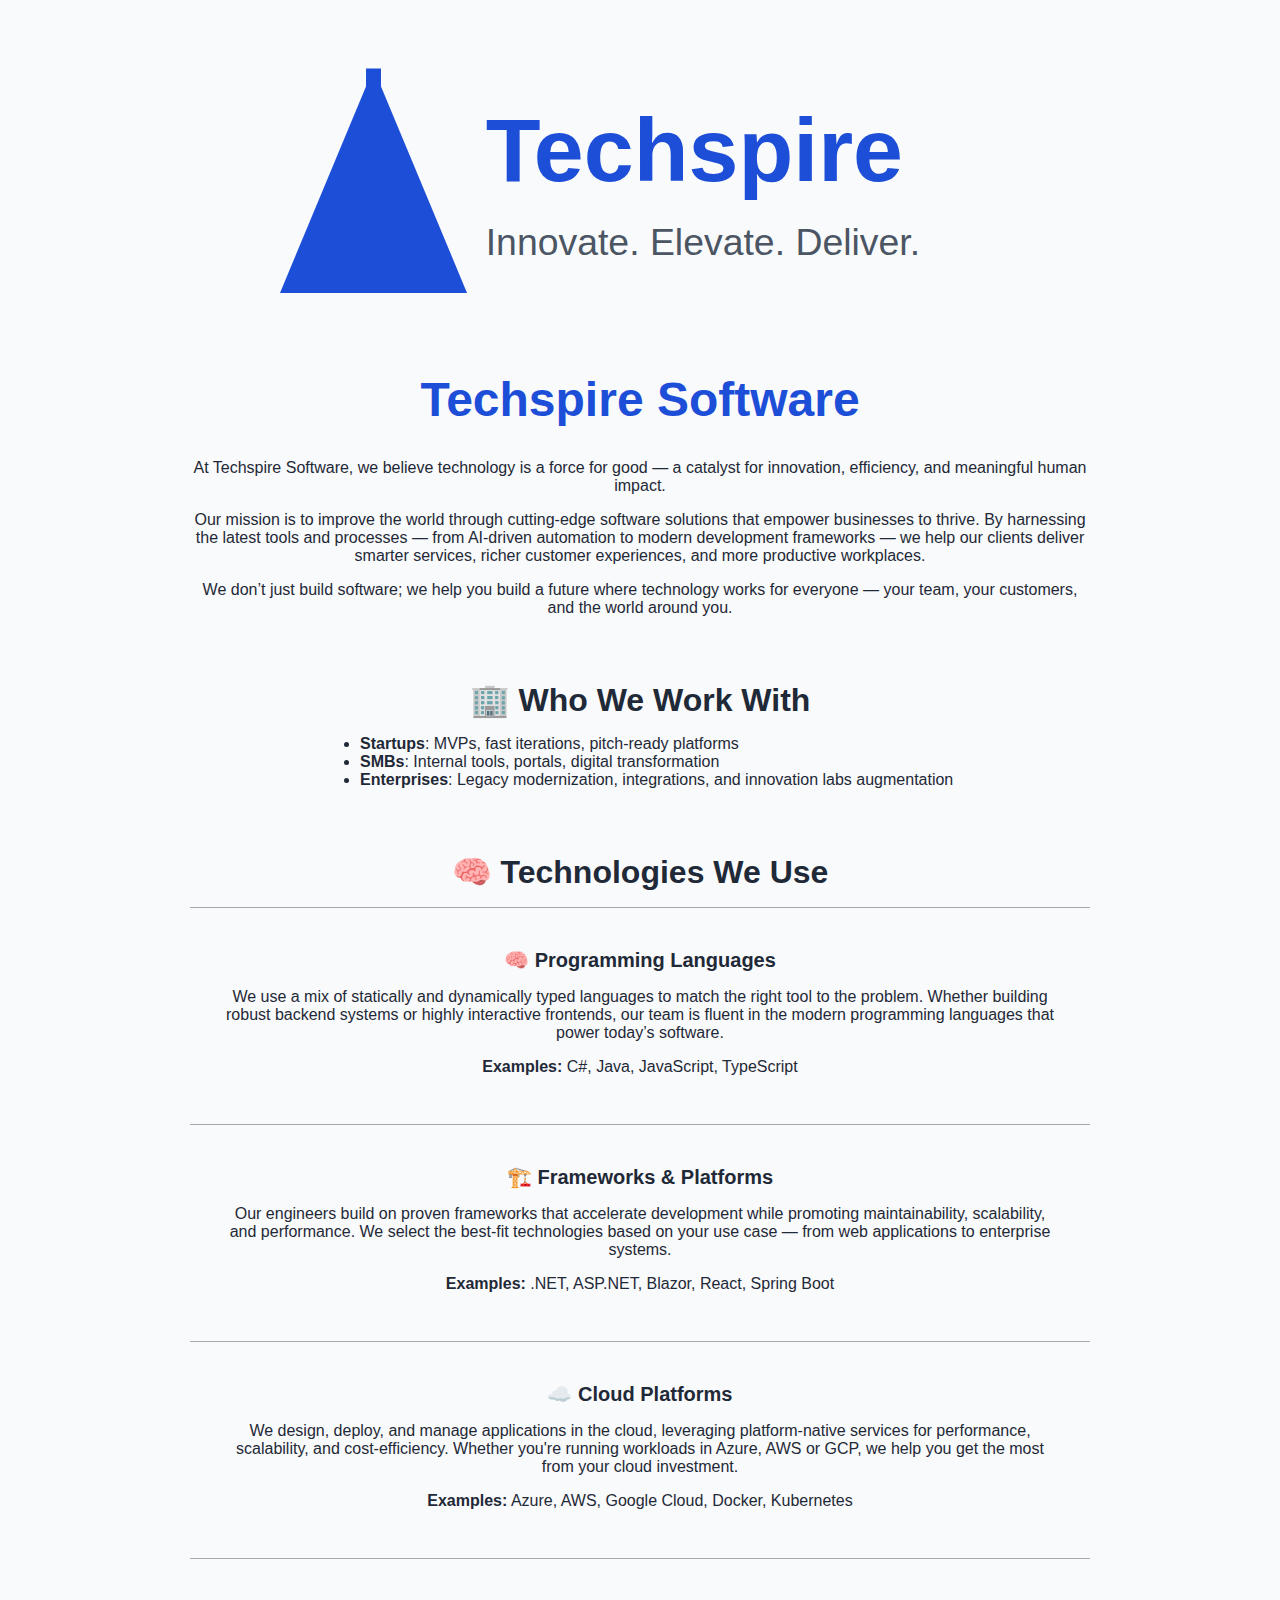
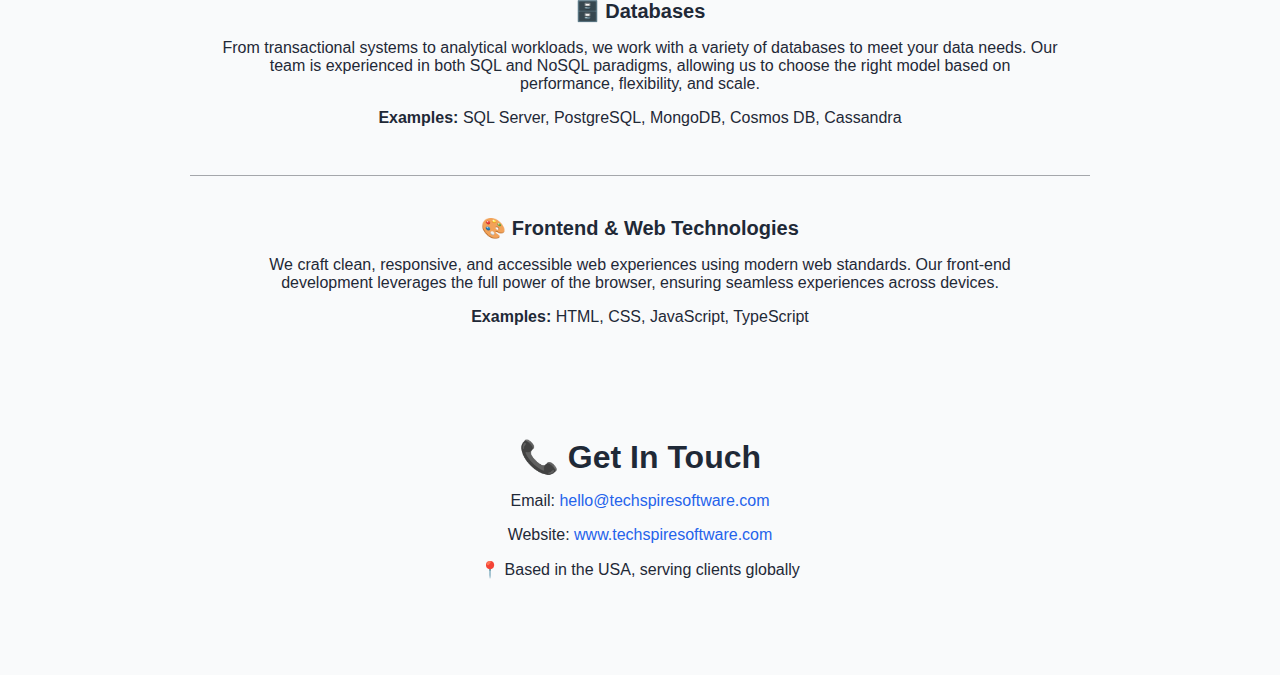
<file: aboutus.html>
<!DOCTYPE html>
<html lang="en">

<head>
    <meta charset="UTF-8" />
    <meta name="viewport" content="width=device-width, initial-scale=1.0" />
    <title>Techspire Software</title>
    <link rel="stylesheet" href="styles.css" />
</head>

<body>
    <header>
        <img src="logo.svg " alt="Techspire Software Logo" style="margin-bottom: 1rem;width: 80%;min-width: 300px;">
        <h1>Techspire Software</h1>
        <p>At Techspire Software, we believe technology is a force for good — a catalyst for innovation, efficiency, and
            meaningful
            human impact.</p>
        <p> Our mission is to improve the world through cutting-edge software solutions that empower
            businesses to
            thrive. By harnessing the latest tools and processes — from AI-driven automation to modern development
            frameworks — we
            help our clients deliver smarter services, richer customer experiences, and more productive workplaces. </p>
        <p>We don’t just
            build software; we help you build a future where technology works for everyone — your team, your customers,
            and the
            world around you.</p>
    </header>
    <section>
        <h2>🏢 Who We Work With</h2>
        <ul style="text-align:left; max-width:600px; margin: 0 auto;">
            <li><strong>Startups</strong>: MVPs, fast iterations, pitch-ready platforms</li>
            <li><strong>SMBs</strong>: Internal tools, portals, digital transformation</li>
            <li><strong>Enterprises</strong>: Legacy modernization, integrations, and innovation labs augmentation</li>
        </ul>
    </section>



    <section>

        <h2>🧠 Technologies We Use</h2>
        <article class="techArticle">
            <h3>🧠 Programming Languages</h3>
            <p>We use a mix of statically and dynamically typed languages to match the right tool to the problem.
                Whether
                building
                robust backend systems or highly interactive frontends, our team is fluent in the modern programming
                languages
                that
                power today’s software.</p>

            <p>
                <strong>
                    Examples:
                </strong>
                C#, Java, JavaScript, TypeScript
            </p>
        </article>
        <article class="techArticle">
            <h3> 🏗️ Frameworks & Platforms</h3>
            <p>
                Our engineers build on proven frameworks that accelerate development while promoting maintainability,
                scalability, and
                performance. We select the best-fit technologies based on your use case — from web applications to
                enterprise
                systems.
            </p>

            <p><strong>Examples:</strong>
                .NET, ASP.NET, Blazor, React, Spring Boot</p>
        </article>
        <article class="techArticle">
            <h3> ☁️ Cloud Platforms</h3>
            <p> We design, deploy, and manage applications in the cloud, leveraging platform-native services for
                performance,
                scalability, and cost-efficiency. Whether you're running workloads in Azure, AWS or GCP, we help you get
                the
                most
                from your
                cloud investment.</p>

            <p><strong>Examples:</strong>
                Azure, AWS, Google Cloud, Docker, Kubernetes</p>
        </article>
        <article class="techArticle">
            <h3> 🗄️ Databases</h3>
            <p> From transactional systems to analytical workloads, we work with a variety of databases to meet your
                data
                needs.
                Our
                team is experienced in both SQL and NoSQL paradigms, allowing us to choose the right model based on
                performance,
                flexibility, and scale.</p>

            <p> <strong>Examples:</strong>
                SQL Server, PostgreSQL, MongoDB, Cosmos DB, Cassandra</p>
        </article>
        <article class="techArticle">
            <h3>🎨 Frontend & Web Technologies</h3>
            <p> We craft clean, responsive, and accessible web experiences using modern web standards. Our front-end
                development
                leverages the full power of the browser, ensuring seamless experiences across devices.</p>

            <p><strong>Examples:</strong>
                HTML, CSS, JavaScript, TypeScript</p>
        </article>
    </section>


    <section>
        <h2>📞 Get In Touch</h2>
        <p>Email: <a href="mailto:hello@techspiresoftware.com">hello@techspiresoftware.com</a></p>
        <p>Website: <a href="http://www.techspiresoftware.com">www.techspiresoftware.com</a></p>
        <p>📍 Based in the USA, serving clients globally</p>
    </section>
</body>

</html>
</file>
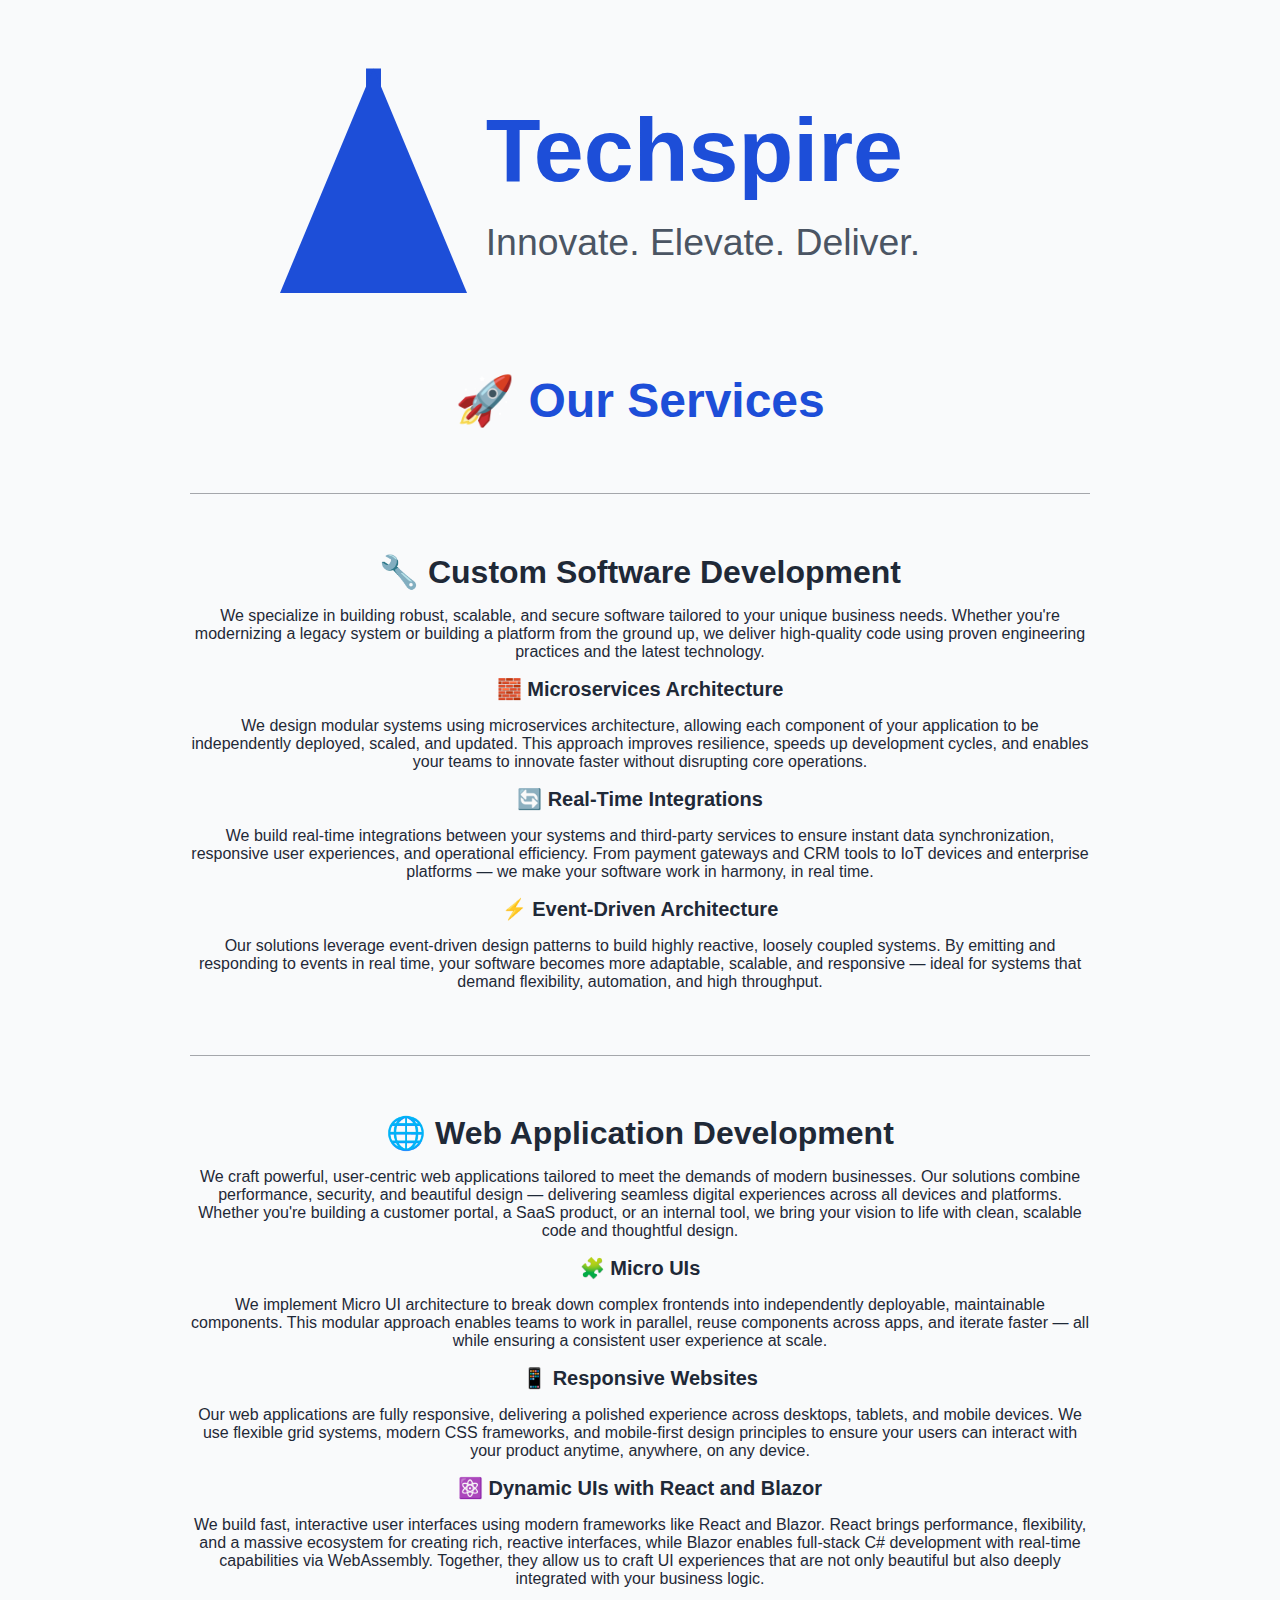
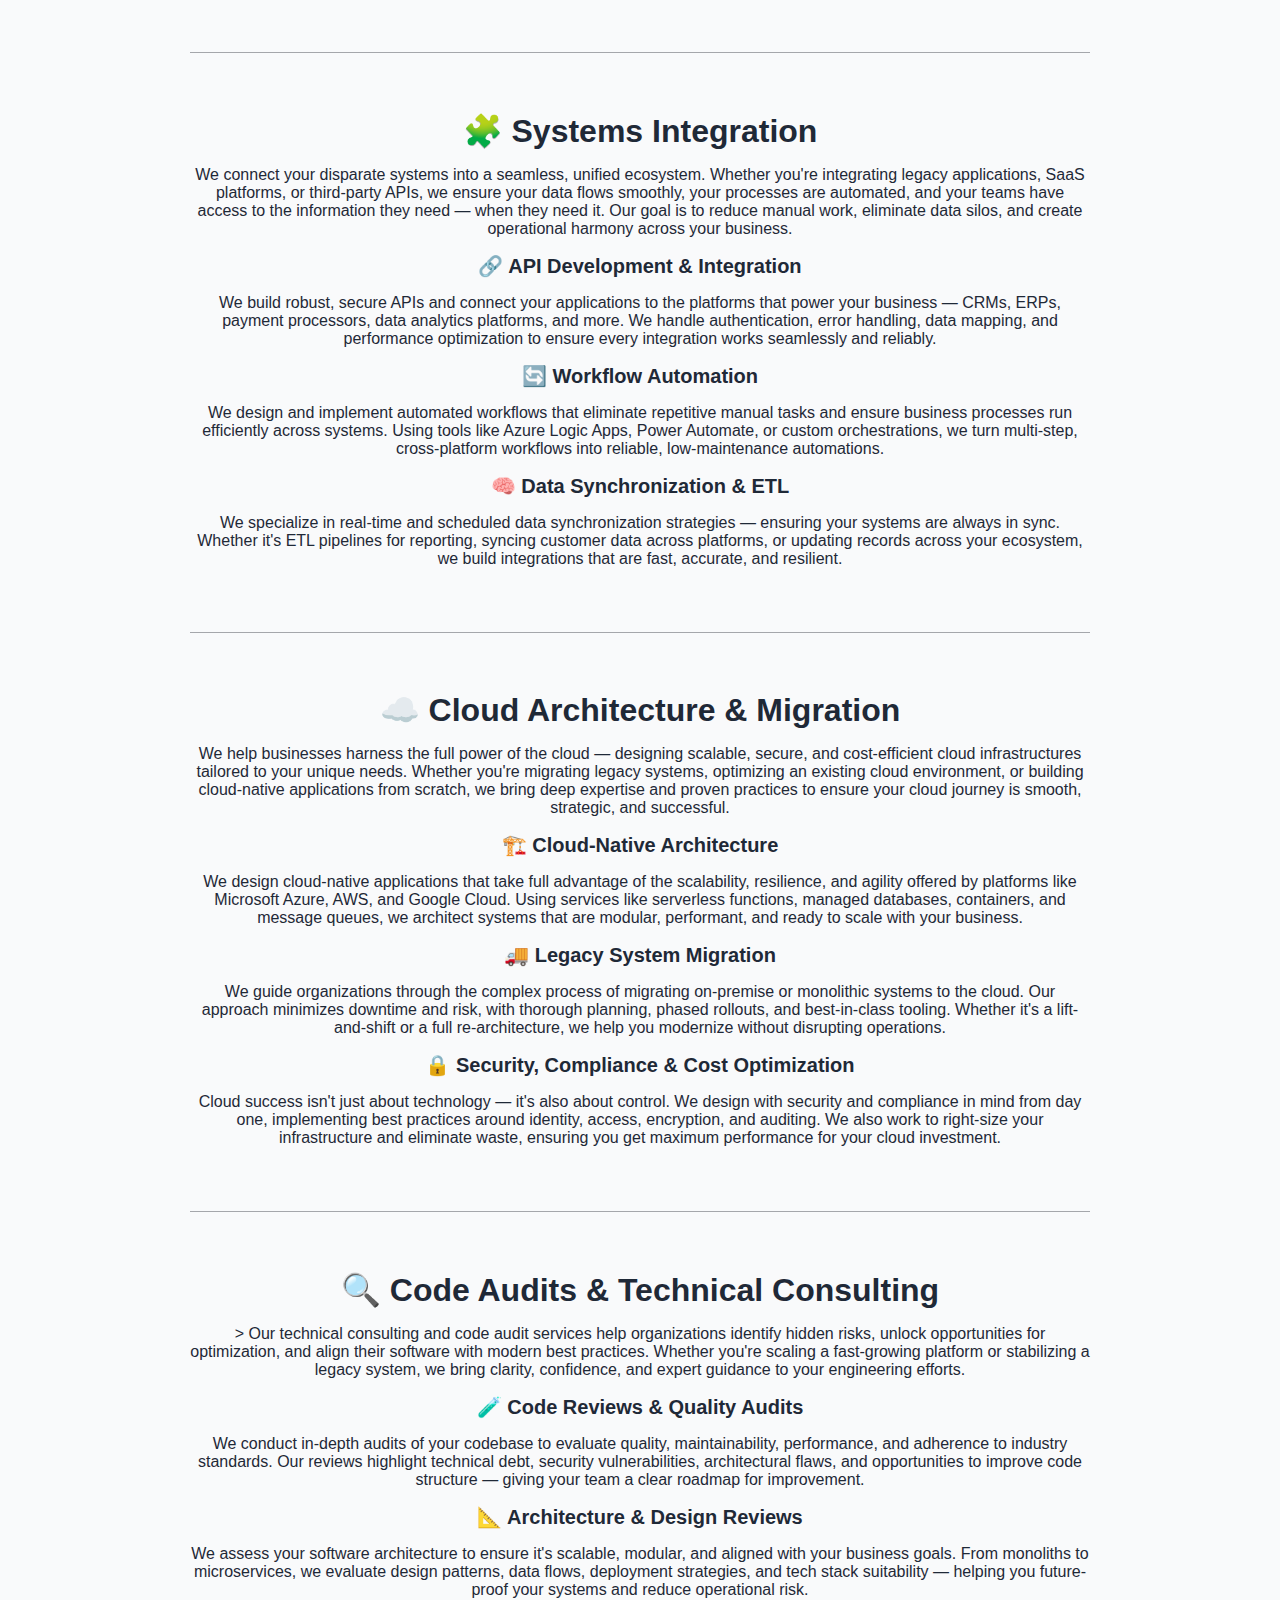
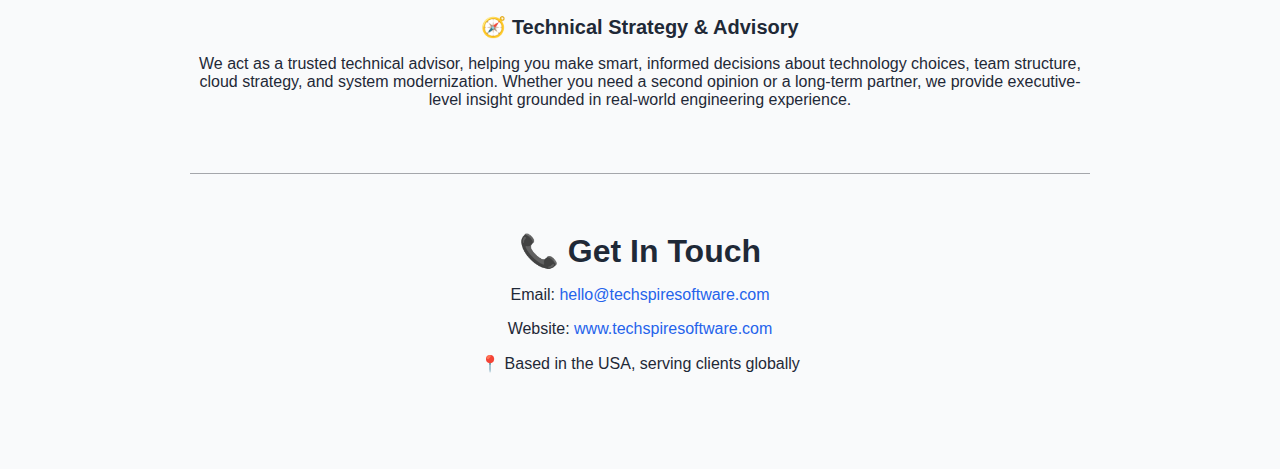
<file: services.html>
<!DOCTYPE html>
<html lang="en">

<head>
    <meta charset="UTF-8" />
    <meta name="viewport" content="width=device-width, initial-scale=1.0" />
    <title>Techspire Software</title>
    <link rel="stylesheet" href="styles.css" />
</head>

<body>
    <header>
        <img src="logo.svg " alt="Techspire Software Logo" style="margin-bottom: 1rem;width: 80%;min-width: 300px;">
        <h1>🚀 Our Services</h1>

    </header>

    <section class="servicesSection">
        <h2>🔧 Custom Software Development</h2>
        <p>
            We specialize in building robust, scalable, and secure software tailored to your unique business needs.
            Whether you're
            modernizing a legacy system or building a platform from the ground up, we deliver high-quality code using
            proven
            engineering practices and the latest technology.
        </p>
        <h3>
            🧱 Microservices Architecture</h3>
        <p>
            We design modular systems using microservices architecture, allowing each component of your application to
            be
            independently deployed, scaled, and updated. This approach improves resilience, speeds up development
            cycles, and
            enables your teams to innovate faster without disrupting core operations.
        </p>
        <h3>
            🔄 Real-Time Integrations</h3>
        <p>
            We build real-time integrations between your systems and third-party services to ensure instant data
            synchronization,
            responsive user experiences, and operational efficiency. From payment gateways and CRM tools to IoT devices
            and
            enterprise platforms — we make your software work in harmony, in real time.
        </p>
        <h3>⚡ Event-Driven Architecture</h3>
        <p>
            Our solutions leverage event-driven design patterns to build highly reactive, loosely coupled systems. By
            emitting and
            responding to events in real time, your software becomes more adaptable, scalable, and responsive — ideal
            for systems
            that demand flexibility, automation, and high throughput.</p>
    </section>
    <section class="servicesSection">

        <h2>🌐 Web Application Development</h2>
        <p>

            We craft powerful, user-centric web applications tailored to meet the demands of modern businesses. Our
            solutions
            combine performance, security, and beautiful design — delivering seamless digital experiences across all
            devices
            and
            platforms. Whether you're building a customer portal, a SaaS product, or an internal tool, we bring your
            vision
            to life
            with clean, scalable code and thoughtful design.
        </p>
        <h3>
            🧩 Micro UIs</h3>
        <p>
            We implement Micro UI architecture to break down complex frontends into independently deployable,
            maintainable
            components. This modular approach enables teams to work in parallel, reuse components across apps, and
            iterate faster —
            all while ensuring a consistent user experience at scale.</p>
        <h3>

            📱 Responsive Websites</h3>
        <p>
            Our web applications are fully responsive, delivering a polished experience across desktops, tablets, and
            mobile
            devices. We use flexible grid systems, modern CSS frameworks, and mobile-first design principles to ensure
            your users
            can interact with your product anytime, anywhere, on any device.
        </p>
        <h3>

            ⚛️ Dynamic UIs with React and Blazor</h3>
        <p>
            We build fast, interactive user interfaces using modern frameworks like React and Blazor. React brings
            performance,
            flexibility, and a massive ecosystem for creating rich, reactive interfaces, while Blazor enables full-stack
            C#
            development with real-time capabilities via WebAssembly. Together, they allow us to craft UI experiences
            that are not
            only beautiful but also deeply integrated with your business logic.</p>
    </section>
    <section class="servicesSection">
        <h2>🧩 Systems Integration</h2>
        <p>
            We connect your disparate systems into a seamless, unified ecosystem. Whether you're integrating legacy
            applications,
            SaaS platforms, or third-party APIs, we ensure your data flows smoothly, your processes are automated, and
            your teams
            have access to the information they need — when they need it. Our goal is to reduce manual work, eliminate
            data silos,
            and create operational harmony across your business.
        </p>
        <h3>
            🔗 API Development & Integration</h3>
        <p>
            We build robust, secure APIs and connect your applications to the platforms that power your business — CRMs,
            ERPs,
            payment processors, data analytics platforms, and more. We handle authentication, error handling, data
            mapping, and
            performance optimization to ensure every integration works seamlessly and reliably.
        </p>
        <h3>
            🔄 Workflow Automation</h3>
        <p>
            We design and implement automated workflows that eliminate repetitive manual tasks and ensure business
            processes run
            efficiently across systems. Using tools like Azure Logic Apps, Power Automate, or custom orchestrations, we
            turn
            multi-step, cross-platform workflows into reliable, low-maintenance automations.
        </p>
        <h3>
            🧠 Data Synchronization & ETL</h3>
        <p>
            We specialize in real-time and scheduled data synchronization strategies — ensuring your systems are always
            in sync.
            Whether it's ETL pipelines for reporting, syncing customer data across platforms, or updating records across
            your
            ecosystem, we build integrations that are fast, accurate, and resilient.</p>
    </section>
    <section class="servicesSection">
        <h2>☁️ Cloud Architecture & Migration</h2>
        <p>
            We help businesses harness the full power of the cloud — designing scalable, secure, and cost-efficient
            cloud
            infrastructures tailored to your unique needs. Whether you're migrating legacy systems, optimizing an
            existing cloud
            environment, or building cloud-native applications from scratch, we bring deep expertise and proven
            practices to ensure
            your cloud journey is smooth, strategic, and successful.
        </p>
        <h3>
            🏗️ Cloud-Native Architecture</h3>
        <p>
            We design cloud-native applications that take full advantage of the scalability, resilience, and agility
            offered by
            platforms like Microsoft Azure, AWS, and Google Cloud. Using services like serverless functions, managed
            databases,
            containers, and message queues, we architect systems that are modular, performant, and ready to scale with
            your
            business.
        </p>
        <h3>
            🚚 Legacy System Migration</h3>
        <p>
            We guide organizations through the complex process of migrating on-premise or monolithic systems to the
            cloud. Our
            approach minimizes downtime and risk, with thorough planning, phased rollouts, and best-in-class tooling.
            Whether it's a
            lift-and-shift or a full re-architecture, we help you modernize without disrupting operations.
        </p>
        <h3>
            🔒 Security, Compliance & Cost Optimization</h3>
        <p>
            Cloud success isn't just about technology — it's also about control. We design with security and compliance
            in mind from
            day one, implementing best practices around identity, access, encryption, and auditing. We also work to
            right-size your
            infrastructure and eliminate waste, ensuring you get maximum performance for your cloud investment.</p>
    </section>

    <section class="servicesSection">
        <h2> 🔍 Code Audits & Technical Consulting</h2>
        <p>>
            Our technical consulting and code audit services help organizations identify hidden risks, unlock
            opportunities for
            optimization, and align their software with modern best practices. Whether you're scaling a fast-growing
            platform or
            stabilizing a legacy system, we bring clarity, confidence, and expert guidance to your engineering efforts.
        </p>
        <h3>
            🧪 Code Reviews & Quality Audits</h3>
        <p>
            We conduct in-depth audits of your codebase to evaluate quality, maintainability, performance, and adherence
            to industry
            standards. Our reviews highlight technical debt, security vulnerabilities, architectural flaws, and
            opportunities to
            improve code structure — giving your team a clear roadmap for improvement.
        </p>
        <h3>
            📐 Architecture & Design Reviews</h3>
        <p>
            We assess your software architecture to ensure it's scalable, modular, and aligned with your business goals.
            From
            monoliths to microservices, we evaluate design patterns, data flows, deployment strategies, and tech stack
            suitability —
            helping you future-proof your systems and reduce operational risk.
        </p>
        <h3>
            🧭 Technical Strategy & Advisory</h3>
        <p>
            We act as a trusted technical advisor, helping you make smart, informed decisions about technology choices,
            team
            structure, cloud strategy, and system modernization. Whether you need a second opinion or a long-term
            partner, we
            provide executive-level insight grounded in real-world engineering experience.</p>

    </section>


    <section class="servicesSection">
        <h2>📞 Get In Touch</h2>
        <p>Email: <a href="mailto:hello@techspiresoftware.com">hello@techspiresoftware.com</a></p>
        <p>Website: <a href="http://www.techspiresoftware.com">www.techspiresoftware.com</a></p>
        <p>📍 Based in the USA, serving clients globally</p>
    </section>
</body>

</html>
</file>
<file: styles.css>
body {
    font-family: sans-serif;
    background-color: #f9fafb;
    color: #1f2937;
    padding: 2rem;
    margin: 0;
}

header,
section {
    max-width: 900px;
    margin: 0 auto 4rem;
    text-align: center;
}

h1 {
    font-size: 3rem;
    color: #1d4ed8;
}

h2 {
    font-size: 2rem;
    margin-bottom: 1rem;
}

h3 {
    font-size: 1.25rem;
    margin: 0.5rem 0;
}

.grid {
    display: grid;
    grid-template-columns: 1fr;
    gap: 1rem;
}

@media(min-width: 768px) {
    .grid {
        grid-template-columns: 1fr 1fr;
    }
}

.card {
    background: white;
    padding: 1rem;
    border-radius: 1rem;
    box-shadow: 0 2px 8px rgba(0, 0, 0, 0.05);
}

a {
    color: #2563eb;
    text-decoration: none;
}

.blankLink {
    color: inherit;
    text-decoration: none;
}

.blankLink:hover {
    color: #2563eb;
    text-decoration: underline;
}

.servicesSection {
    padding-top: 2rem;
    ;
    border-top: 1px solid #a5a7ab;
}

.techArticle {
    padding: 2rem;
    ;
    border-top: 1px solid #a5a7ab;
}
</file>
